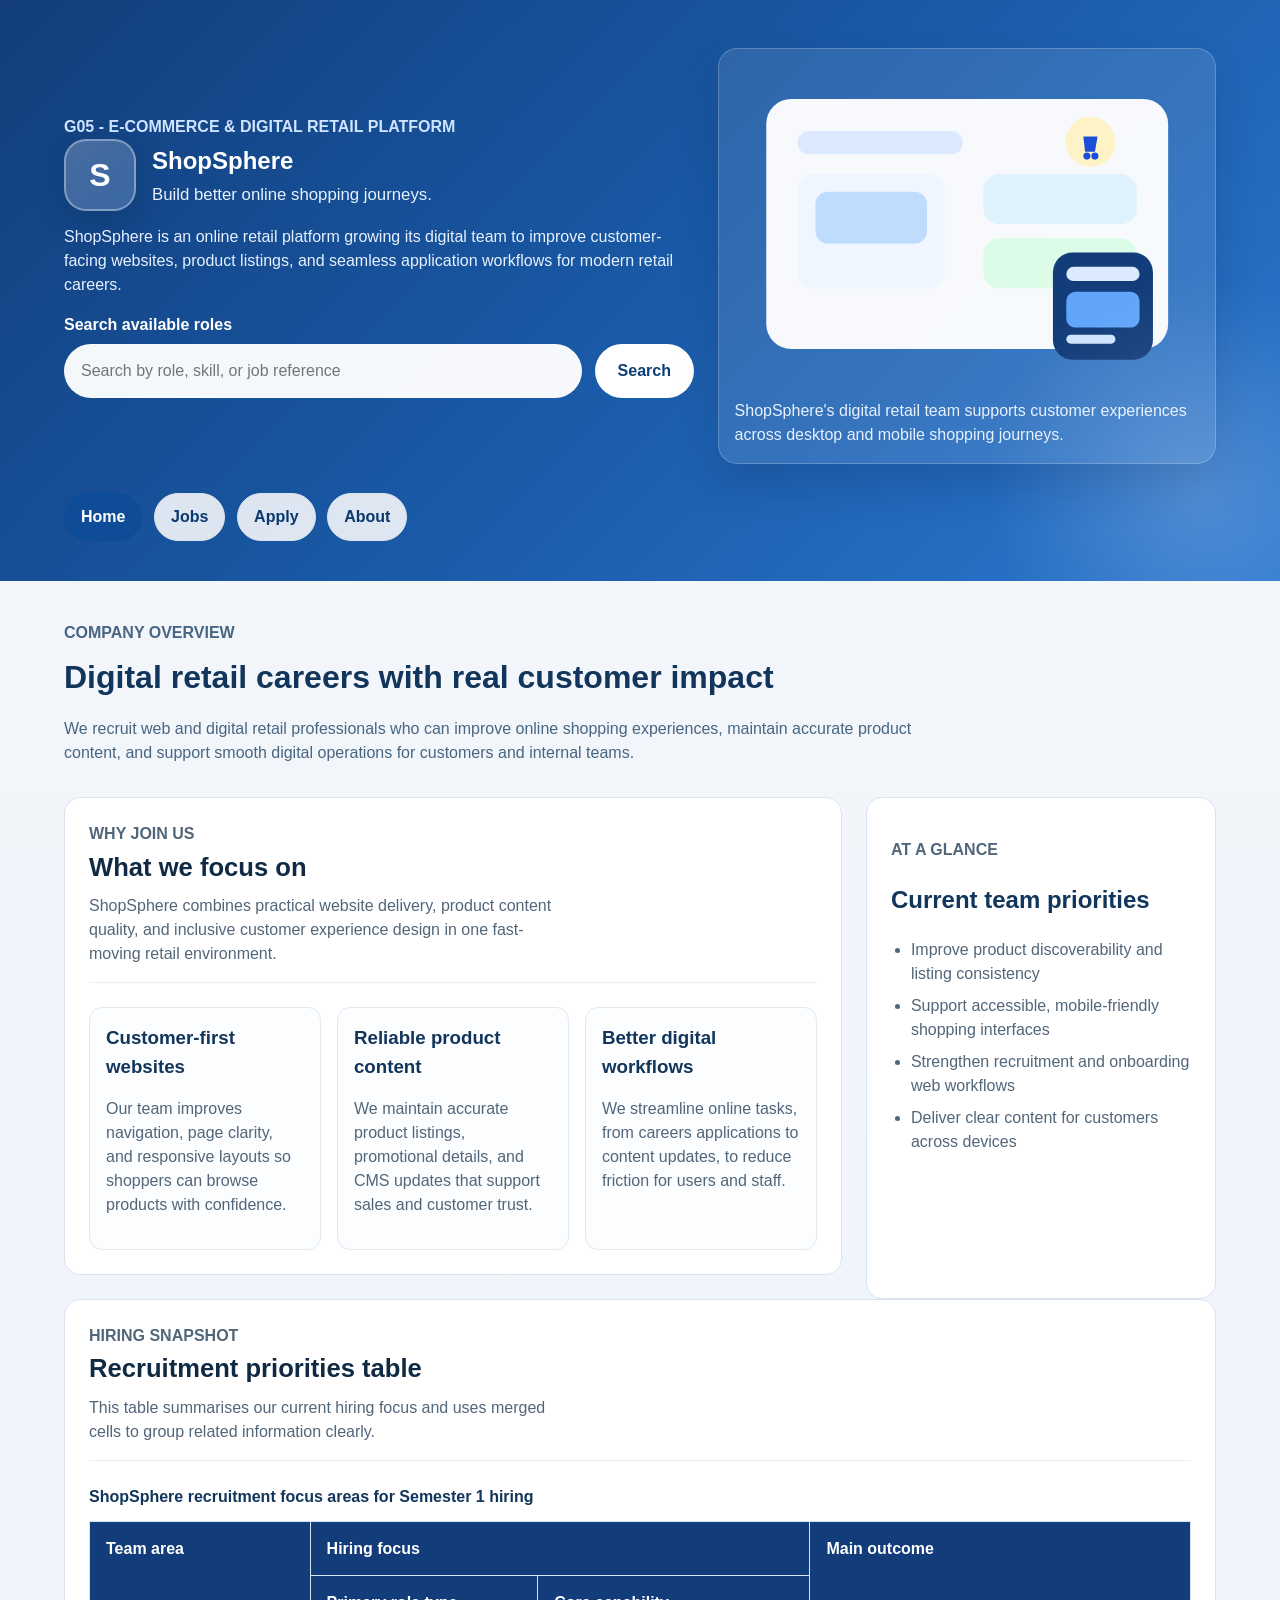
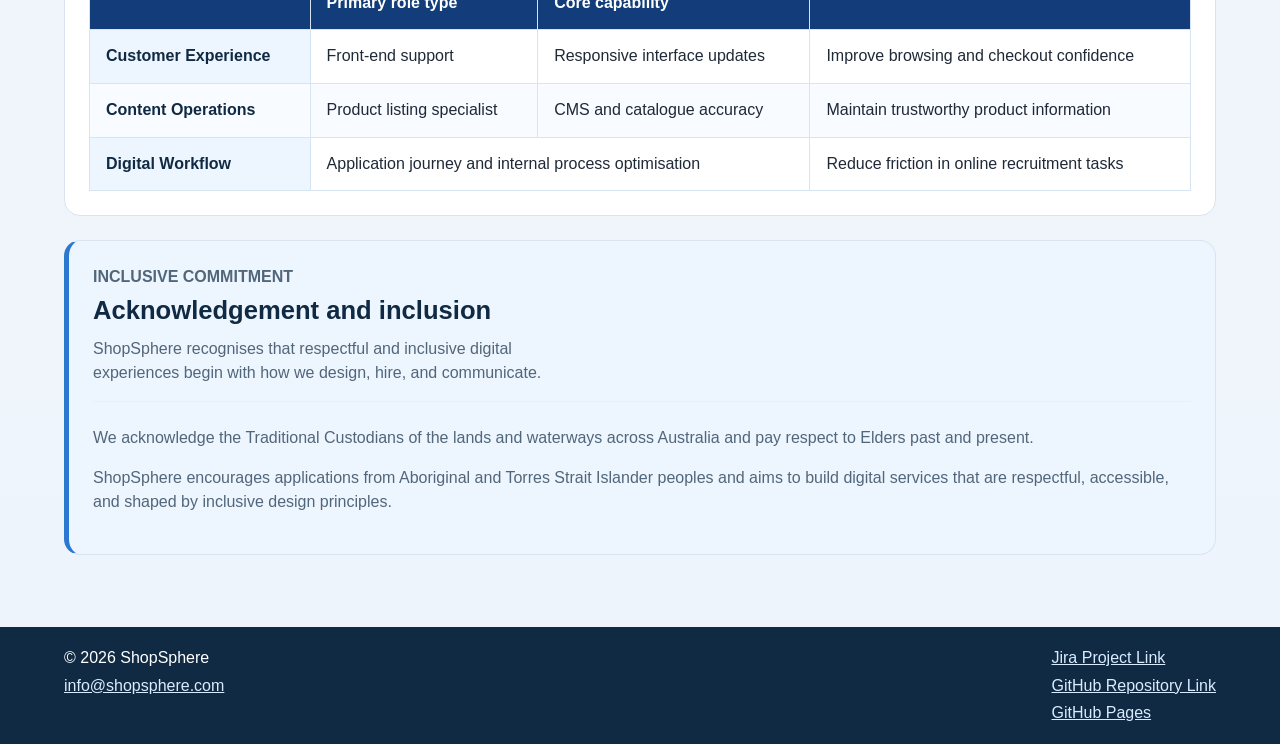
<file: index.html>
<!DOCTYPE html>
<html lang="en">
<head>
    <meta charset="utf-8">
    <meta name="description" content="Home page for ShopSphere, a G05 e-commerce and digital retail recruitment website.">
    <meta name="keywords" content="home, e-commerce, digital retail, careers, recruitment">
    <meta name="author" content="CodeCrafters">
    <meta name="viewport" content="width=device-width, initial-scale=1.0">
    <title>Home | ShopSphere</title>
    <link rel="stylesheet" href="styles.css">

    <style>
        .home-search {
            margin-top: 1rem;
        }
    </style>
</head>
<body>

<header class="site-header home-header">
    <div class="container">
        <section class="home-hero">
            <div class="hero-copy">
                <p class="eyebrow">G05 - E-Commerce &amp; Digital Retail Platform</p>
                <div class="brand-row">
                    <div class="brand-logo" aria-hidden="true">S</div>
                    <div>
                        <h1>ShopSphere</h1>
                        <p class="hero-slogan">Build better online shopping journeys.</p>
                    </div>
                </div>
                <p class="hero-summary" style="max-width: 54rem;">
                    ShopSphere is an online retail platform growing its digital team to improve customer-facing websites, product listings, and seamless application workflows for modern retail careers.
                </p>

                <form class="home-search" action="jobs.html" method="get" aria-label="Search for jobs">
                    <label class="search-label" for="job-search">Search available roles</label>
                    <div class="search-row">
                        <input type="search" id="job-search" name="search" placeholder="Search by role, skill, or job reference">
                        <button type="submit">Search</button>
                    </div>
                </form>
            </div>

            <figure class="hero-illustration">
                <svg class="hero-graphic" viewBox="0 0 520 360" role="img" aria-labelledby="home-graphic-title home-graphic-desc">
                    <title id="home-graphic-title">Illustration of a digital retail dashboard</title>
                    <desc id="home-graphic-desc">A stylised e-commerce dashboard showing product cards, analytics, and a mobile shopping interface.</desc>
                    <rect x="35" y="38" width="450" height="280" rx="28" fill="#ffffff" opacity="0.96" />
                    <rect x="70" y="74" width="185" height="26" rx="13" fill="#dbeafe" />
                    <rect x="70" y="122" width="165" height="128" rx="18" fill="#eff6ff" />
                    <rect x="90" y="142" width="125" height="58" rx="14" fill="#bfdbfe" />
                    <rect x="278" y="122" width="172" height="56" rx="18" fill="#e0f2fe" />
                    <rect x="278" y="194" width="172" height="56" rx="18" fill="#dcfce7" />
                    <circle cx="398" cy="86" r="28" fill="#fef3c7" />
                    <path d="M390 80h16l-3 17h-11z" fill="#1d4ed8" />
                    <circle cx="394" cy="102" r="4" fill="#1d4ed8" />
                    <circle cx="403" cy="102" r="4" fill="#1d4ed8" />
                    <rect x="356" y="210" width="112" height="120" rx="22" fill="#123d7a" />
                    <rect x="371" y="226" width="82" height="16" rx="8" fill="#dbeafe" />
                    <rect x="371" y="254" width="82" height="40" rx="10" fill="#60a5fa" />
                    <rect x="371" y="302" width="55" height="10" rx="5" fill="#cfe4ff" />
                </svg>
                <figcaption>ShopSphere's digital retail team supports customer experiences across desktop and mobile shopping journeys.</figcaption>
            </figure>
        </section>

        <nav class="site-nav" aria-label="Main navigation">
            <ul>
                <li><a href="index.html" class="current-page" aria-current="page">Home</a></li>
                <li><a href="jobs.html">Jobs</a></li>
                <li><a href="apply.html">Apply</a></li>
                <li><a href="about.html">About</a></li>
            </ul>
        </nav>
    </div>
</header>

<main id="main-content" class="container page-main">
    <section class="page-intro">
        <p class="section-tag">Company Overview</p>
        <h2>Digital retail careers with real customer impact</h2>
        <p>
            We recruit web and digital retail professionals who can improve online shopping experiences, maintain accurate product content, and support smooth digital operations for customers and internal teams.
        </p>
    </section>

    <section class="home-grid">
        <article class="content-card">
            <header class="card-header">
                <div>
                    <p class="card-tag">Why Join Us</p>
                    <h2>What we focus on</h2>
                    <p class="card-summary">
                        ShopSphere combines practical website delivery, product content quality, and inclusive customer experience design in one fast-moving retail environment.
                    </p>
                </div>
            </header>

            <div class="info-grid">
                <section class="info-panel">
                    <h3>Customer-first websites</h3>
                    <p>
                        Our team improves navigation, page clarity, and responsive layouts so shoppers can browse products with confidence.
                    </p>
                </section>

                <section class="info-panel">
                    <h3>Reliable product content</h3>
                    <p>
                        We maintain accurate product listings, promotional details, and CMS updates that support sales and customer trust.
                    </p>
                </section>

                <section class="info-panel">
                    <h3>Better digital workflows</h3>
                    <p>
                        We streamline online tasks, from careers applications to content updates, to reduce friction for users and staff.
                    </p>
                </section>
            </div>
        </article>

        <aside class="sidebar-card home-highlight">
            <p class="section-tag">At A Glance</p>
            <h2>Current team priorities</h2>
            <ul>
                <li>Improve product discoverability and listing consistency</li>
                <li>Support accessible, mobile-friendly shopping interfaces</li>
                <li>Strengthen recruitment and onboarding web workflows</li>
                <li>Deliver clear content for customers across devices</li>
            </ul>
        </aside>
    </section>

    <section class="content-card">
        <header class="card-header">
            <div>
                <p class="card-tag">Hiring Snapshot</p>
                <h2>Recruitment priorities table</h2>
                <p class="card-summary">
                    This table summarises our current hiring focus and uses merged cells to group related information clearly.
                </p>
            </div>
        </header>

        <div class="table-wrap">
            <table class="home-table">
                <caption>ShopSphere recruitment focus areas for Semester 1 hiring</caption>
                <thead>
                <tr>
                    <th scope="col" rowspan="2">Team area</th>
                    <th scope="col" colspan="2">Hiring focus</th>
                    <th scope="col" rowspan="2">Main outcome</th>
                </tr>
                <tr>
                    <th scope="col">Primary role type</th>
                    <th scope="col">Core capability</th>
                </tr>
                </thead>
                <tbody>
                <tr>
                    <th scope="row">Customer Experience</th>
                    <td>Front-end support</td>
                    <td>Responsive interface updates</td>
                    <td>Improve browsing and checkout confidence</td>
                </tr>
                <tr>
                    <th scope="row">Content Operations</th>
                    <td>Product listing specialist</td>
                    <td>CMS and catalogue accuracy</td>
                    <td>Maintain trustworthy product information</td>
                </tr>
                <tr>
                    <th scope="row">Digital Workflow</th>
                    <td colspan="2">Application journey and internal process optimisation</td>
                    <td>Reduce friction in online recruitment tasks</td>
                </tr>
                </tbody>
            </table>
        </div>
    </section>

    <section class="content-card acknowledgement-box">
        <header class="card-header">
            <div>
                <p class="card-tag">Inclusive Commitment</p>
                <h2>Acknowledgement and inclusion</h2>
                <p class="card-summary">
                    ShopSphere recognises that respectful and inclusive digital experiences begin with how we design, hire, and communicate.
                </p>
            </div>
        </header>
        <p>
            We acknowledge the Traditional Custodians of the lands and waterways across Australia and pay respect to Elders past and present.
        </p>
        <p>
            ShopSphere encourages applications from Aboriginal and Torres Strait Islander peoples and aims to build digital services that are respectful, accessible, and shaped by inclusive design principles.
        </p>
    </section>
</main>

<footer class="site-footer">
    <div class="container footer-layout">
        <div>
            <p>&copy; 2026 ShopSphere</p>
            <p><a href="mailto:info@shopsphere.com">info@shopsphere.com</a></p>
        </div>
        <div class="footer-links">
            <p><a href="https://2568879251l.atlassian.net/jira/software/projects/SCRUM/boards/1?atlOrigin=eyJpIjoiOWZjY2I1NWI1YzJlNGUzNWI2YWQ5MjZhNTBlOTJiNDIiLCJwIjoiaiJ9">Jira Project Link</a></p>
            <p><a href="https://github.com/105965256/COS10026-Group-Work">GitHub Repository Link</a></p>
            <p><a href="https://105965256.github.io/COS10026-Group-Work/">GitHub Pages</a></p>
        </div>
    </div>
</footer>
</body>
</html>
</file>
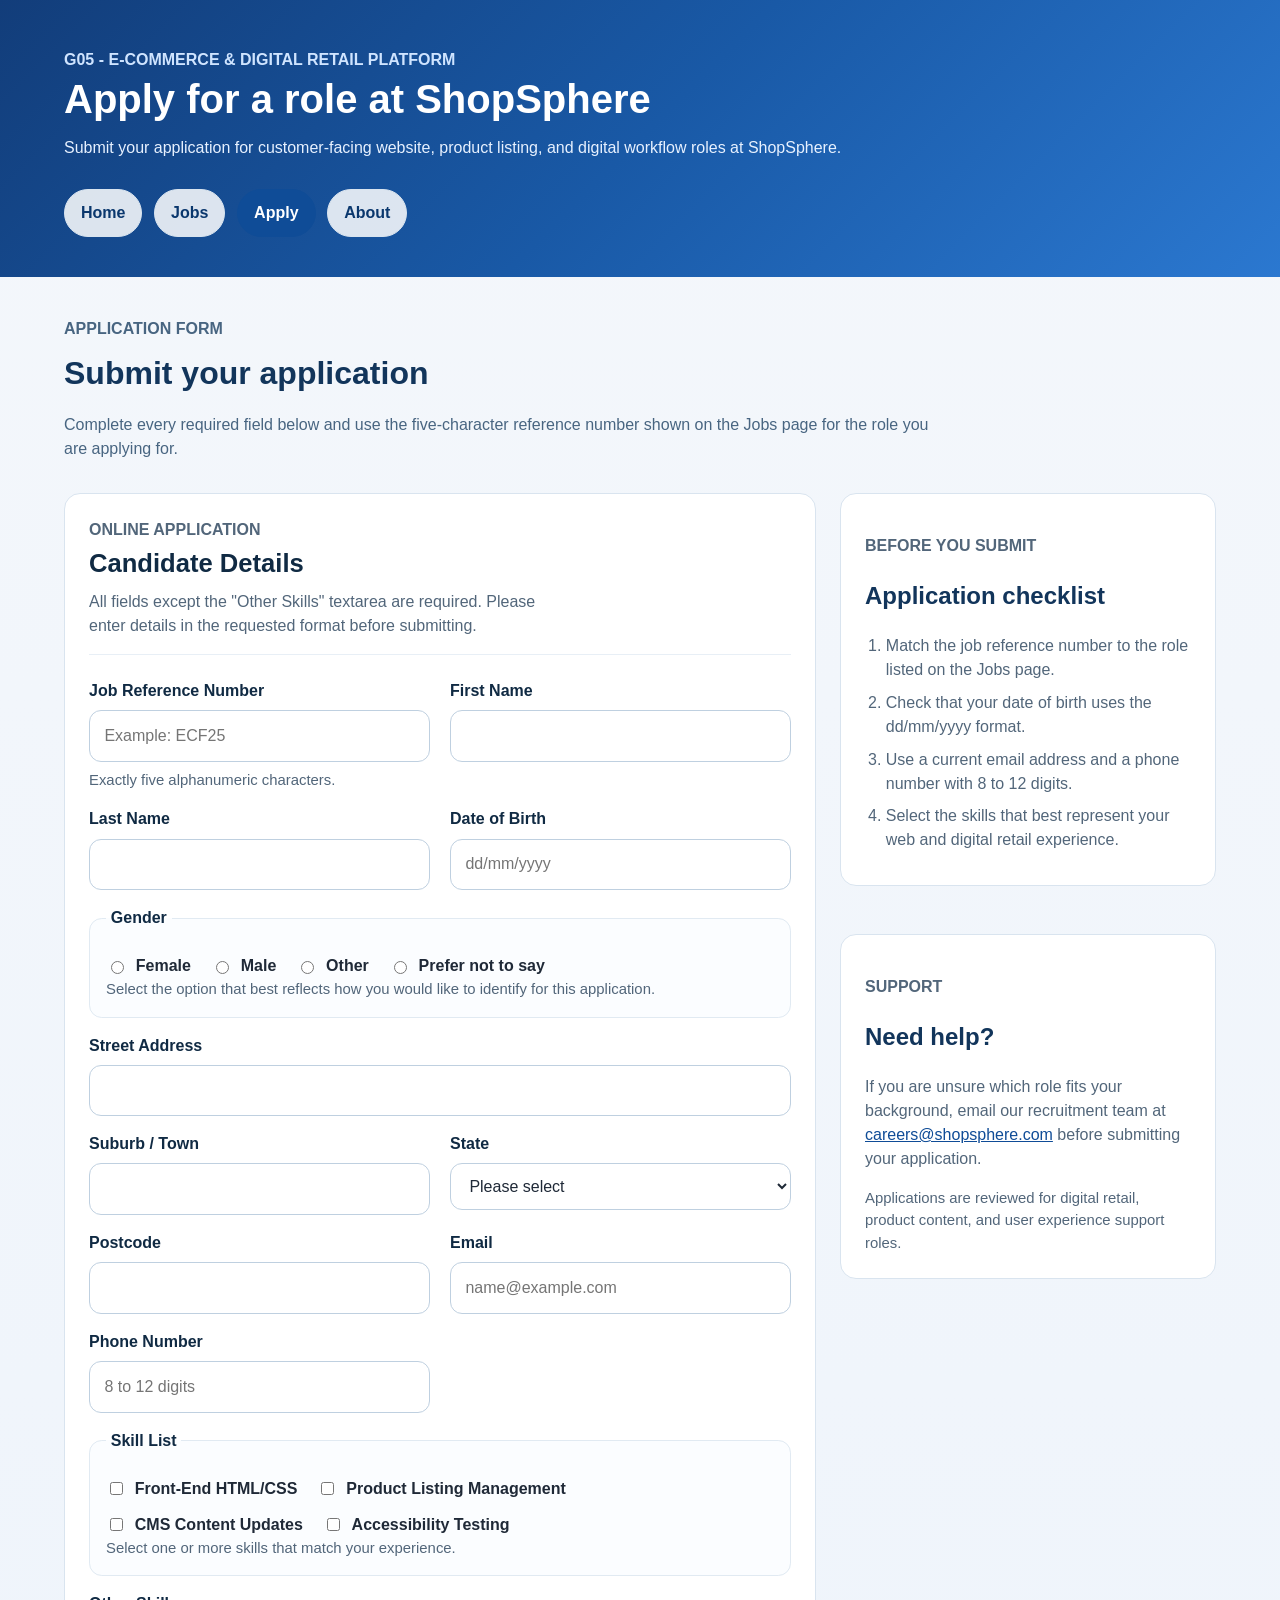
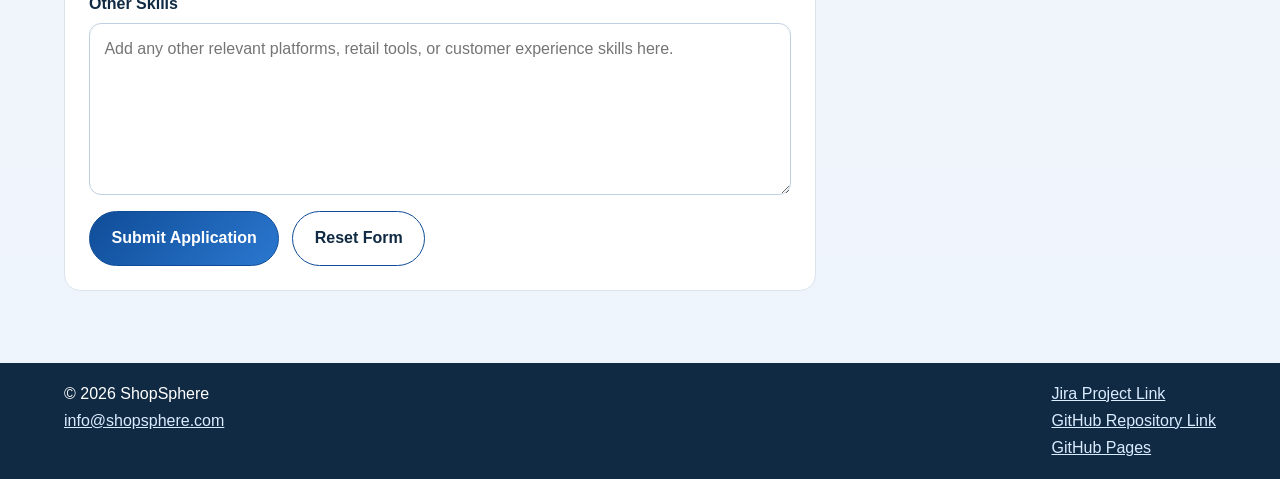
<file: apply.html>
<!DOCTYPE html>
<html lang="en">
<head>
    <meta charset="utf-8">
    <meta name="description" content="Application page for the G05 e-commerce and digital retail recruitment website.">
    <meta name="keywords" content="apply, careers, application form, e-commerce, digital retail">
    <meta name="author" content="G05 Team">
    <meta name="viewport" content="width=device-width, initial-scale=1.0">
    <title>Apply | ShopSphere</title>
    <link rel="stylesheet" href="styles.css">

    <style>
        .button-row {
            align-items: center;
        }
    </style>
</head>
<body>

<header class="site-header">
    <div class="container">
        <div class="hero-text">
            <p class="eyebrow">G05 - E-Commerce &amp; Digital Retail Platform</p>
                <h1>Apply for a role at ShopSphere</h1>
            <p class="hero-summary" style="max-width: 52rem;">
                Submit your application for customer-facing website, product listing, and digital workflow roles at ShopSphere.
            </p>
        </div>

        <nav class="site-nav" aria-label="Main navigation">
            <ul>
                <li><a href="index.html">Home</a></li>
                <li><a href="jobs.html">Jobs</a></li>
                <li><a href="apply.html" class="current-page" aria-current="page">Apply</a></li>
                <li><a href="about.html">About</a></li>
            </ul>
        </nav>
    </div>
</header>

<main id="main-content" class="container page-main">
    <section class="page-intro">
        <p class="section-tag">Application Form</p>
        <h2>Submit your application</h2>
        <p>
            Complete every required field below and use the five-character reference number shown on the Jobs page for the role you are applying for.
        </p>
    </section>

    <div class="apply-layout">
        <section class="content-card form-card">
            <header class="card-header">
                <div>
                    <p class="card-tag">Online Application</p>
                    <h2>Candidate Details</h2>
                    <p class="card-summary">
                        All fields except the "Other Skills" textarea are required. Please enter details in the requested format before submitting.
                    </p>
                </div>
            </header>

            <form class="apply-form" action="https://mercury.swin.edu.au/it000000/formtest.php" method="post">
                <div class="form-grid">
                    <div class="field-group">
                        <label for="job-reference">Job Reference Number</label>
                        <input
                            type="text"
                            id="job-reference"
                            name="job-reference"
                            pattern="[A-Za-z0-9]{5}"
                            maxlength="5"
                            required
                            placeholder="Example: ECF25"
                            title="Enter exactly five letters or numbers."
                            aria-describedby="job-reference-note"
                        >
                        <p id="job-reference-note" class="field-note">Exactly five alphanumeric characters.</p>
                    </div>

                    <div class="field-group">
                        <label for="first-name">First Name</label>
                        <input
                            type="text"
                            id="first-name"
                            name="first-name"
                            pattern="[A-Za-z\s'-]{1,20}"
                            maxlength="20"
                            required
                            autocomplete="given-name"
                            title="Use letters only, up to 20 characters."
                        >
                    </div>

                    <div class="field-group">
                        <label for="last-name">Last Name</label>
                        <input
                            type="text"
                            id="last-name"
                            name="last-name"
                            pattern="[A-Za-z\s'-git]{1,20}"
                            maxlength="20"
                            required
                            autocomplete="family-name"
                            title="Use letters only, up to 20 characters."
                        >
                    </div>

                    <div class="field-group">
                        <label for="date-of-birth">Date of Birth</label>
                        <input
                            type="text"
                            id="date-of-birth"
                            name="date-of-birth"
                            pattern="(0[1-9]|[12][0-9]|3[01])/(0[1-9]|1[0-2])/(19|20)[0-9]{2}"
                            placeholder="dd/mm/yyyy"
                            required
                            inputmode="numeric"
                            title="Use the format dd/mm/yyyy."
                        >
                    </div>

                    <fieldset class="choice-group full-width">
                        <legend>Gender</legend>
                        <div class="inline-options" aria-describedby="gender-note">
                            <label><input type="radio" name="gender" value="female" required> Female</label>
                            <label><input type="radio" name="gender" value="male"> Male</label>
                            <label><input type="radio" name="gender" value="other"> Other</label>
                            <label><input type="radio" name="gender" value="prefer-not-to-say"> Prefer not to say</label>
                            
                        </div>
                        <p id="gender-note" class="field-note">Select the option that best reflects how you would like to identify for this application.</p>
                    </fieldset>

                    <div class="field-group full-width">
                        <label for="street-address">Street Address</label>
                        <input
                            type="text"
                            id="street-address"
                            name="street-address"
                            maxlength="40"
                            required
                            autocomplete="address-line1"
                        >
                    </div>

                    <div class="field-group">
                        <label for="suburb-town">Suburb / Town</label>
                        <input
                            type="text"
                            id="suburb-town"
                            name="suburb-town"
                            maxlength="40"
                            required
                            autocomplete="address-level2"
                        >
                    </div>

                    <div class="field-group">
                        <label for="state">State</label>
                        <select id="state" name="state" required autocomplete="address-level1">
                            <option value="">Please select</option>
                            <option value="VIC">VIC</option>
                            <option value="NSW">NSW</option>
                            <option value="QLD">QLD</option>
                            <option value="NT">NT</option>
                            <option value="WA">WA</option>
                            <option value="SA">SA</option>
                            <option value="TAS">TAS</option>
                            <option value="ACT">ACT</option>
                        </select>
                    </div>

                    <div class="field-group">
                        <label for="postcode">Postcode</label>
                        <input
                            type="text"
                            id="postcode"
                            name="postcode"
                            pattern="[0-9]{4}"
                            maxlength="4"
                            required
                            inputmode="numeric"
                            autocomplete="postal-code"
                            title="Enter exactly four digits."
                        >
                    </div>

                    <div class="field-group">
                        <label for="email">Email</label>
                        <input
                            type="email"
                            id="email"
                            name="email"
                            required
                            autocomplete="email"
                            placeholder="name@example.com"
                        >
                    </div>

                    <div class="field-group">
                        <label for="phone-number">Phone Number</label>
                        <input
                            type="tel"
                            id="phone-number"
                            name="phone-number"
                            pattern="[0-9]{8,12}"
                            required
                            inputmode="numeric"
                            autocomplete="tel"
                            placeholder="8 to 12 digits"
                            title="Enter between 8 and 12 digits with no spaces."
                        >
                    </div>

                    <fieldset class="choice-group full-width">
                        <legend>Skill List</legend>
                        <div class="inline-options" aria-describedby="skills-note">
                            <label><input type="checkbox" name="skills[]" value="front-end-development"> Front-End HTML/CSS</label>
                            <label><input type="checkbox" name="skills[]" value="product-listing-management"> Product Listing Management</label>
                            <label><input type="checkbox" name="skills[]" value="cms-content-updates"> CMS Content Updates</label>
                            <label><input type="checkbox" name="skills[]" value="accessibility-testing"> Accessibility Testing</label>
                        </div>
                        <p id="skills-note" class="field-note">Select one or more skills that match your experience.</p>
                    </fieldset>

                    <div class="field-group full-width">
                        <label for="other-skills">Other Skills</label>
                        <textarea
                            id="other-skills"
                            name="other-skills"
                            rows="6"
                            placeholder="Add any other relevant platforms, retail tools, or customer experience skills here."
                        ></textarea>
                    </div>

                    <div class="full-width button-row">
                        <input type="submit" value="Submit Application">
                        <input type="reset" value="Reset Form">
                    </div>
                </div>
            </form>
        </section>

        <aside class="apply-sidebar" aria-label="Application support information">
            <section class="sidebar-card">
                <p class="section-tag">Before You Submit</p>
                <h2>Application checklist</h2>
                <ol class="application-steps">
                    <li>Match the job reference number to the role listed on the Jobs page.</li>
                    <li>Check that your date of birth uses the <span lang="en">dd/mm/yyyy</span> format.</li>
                    <li>Use a current email address and a phone number with 8 to 12 digits.</li>
                    <li>Select the skills that best represent your web and digital retail experience.</li>
                </ol>
            </section>

            <section class="sidebar-card">
                <p class="section-tag">Support</p>
                <h2>Need help?</h2>
                <p>
                    If you are unsure which role fits your background, email our recruitment team at
                    <a href="mailto:careers@shopsphere.com">careers@shopsphere.com</a>
                    before submitting your application.
                </p>
                <p class="field-note">
                    Applications are reviewed for digital retail, product content, and user experience support roles.
                </p>
            </section>
        </aside>
    </div>
</main>

<footer class="site-footer">
    <div class="container footer-layout">
        <div>
            <p>&copy; 2026 ShopSphere</p>
            <p><a href="mailto:info@shopsphere.com">info@shopsphere.com</a></p>
        </div>
        <div class="footer-links">
            <p><a href="https://2568879251l.atlassian.net/jira/software/projects/SCRUM/boards/1?atlOrigin=eyJpIjoiOWZjY2I1NWI1YzJlNGUzNWI2YWQ5MjZhNTBlOTJiNDIiLCJwIjoiaiJ9">Jira Project Link</a></p>
            <p><a href="https://github.com/105965256/COS10026-Group-Work">GitHub Repository Link</a></p>
            <p><a href="https://105965256.github.io/COS10026-Group-Work/">GitHub Pages</a></p>
        </div>
    </div>
</footer>
</body>
</html>
</file>
<file: styles.css>
/*Character control*/
:root {
    --color-text: #1f2937;
    --color-text-muted: #52667a;
    --color-text-soft: #486581;
    --color-heading: #12355b;
    --color-heading-strong: #102a43;
    --color-primary: #0f4c97;
    --color-primary-dark: #0a376d;
    --color-primary-accent: #2b78d0;
    --color-surface: #ffffff;
    --color-surface-soft: #fbfdff;
    --color-surface-accent: #f7fbff;
    --color-surface-highlight: #edf5ff;
    --color-border: #d9e4ef;
    --color-border-soft: #e1eaf2;
    --color-header-start: #123d7a;
    --color-header-mid: #1959a6;
    --color-header-end: #2b78d0;
    --color-header-text: #ffffff;
    --color-header-text-soft: #e7f1ff;
    --color-header-text-muted: #cfe4ff;
    --radius-pill: 999px;
    --radius-lg: 1rem;
    --radius-md: 0.8rem;
}

/*Basic container limitations*/
* {
    box-sizing: border-box;
}


body {
    margin: 0;
    font-family: Arial, Helvetica, sans-serif;
    line-height: 1.5;
    color: var(--color-text);
    background: linear-gradient(180deg, #f4f7fb 0%, #eef4fb 100%);
}

a {
    color: var(--color-primary);
}

a:hover {
    color: var(--color-primary-dark);
}

/* General Layout*/
.container {
    width: 90%;
    max-width: 1180px;
    margin: 0 auto;
}

.page-main {
    padding: 2.5rem 0 3rem;
}

.page-intro {
    max-width: 55rem;
    margin-bottom: 2rem;
}

.page-intro h2 {
    margin: 0.5rem 0 1rem;
    font-size: 2rem;
    color: var(--color-heading-strong);
}

.page-intro p {
    margin: 0;
    color: var(--color-text-soft);
}

.page-with-sidebar {
    overflow: hidden;
}

.page-content {
    float: left;
    width: 73%;
}

.page-sidebar {
    float: right;
    width: 25%;
    margin-left: 2%;
    padding: 0.25rem;
    border: 1px solid #d9e4ef;
}

.section-tag,
.eyebrow,
.card-tag {
    font-size: 1em;
    font-weight: bold;
    text-transform: uppercase;
}

/*Top of page*/
.site-header {
    padding: 3rem 0 1.5rem;
    color: var(--color-header-text);
    background:
        linear-gradient(135deg, var(--color-header-start) 0%, var(--color-header-mid) 50%, var(--color-header-end) 100%);
}

.hero-text h1 {
    margin: 0.2rem 0 0.8rem;
    font-size: 2.5rem;
    line-height: 1.2;
}

.hero-summary {
    margin: 0;
    color: var(--color-header-text-soft);
}

.eyebrow {
    margin: 0;
    color: var(--color-header-text-muted);
}

/*Navigation bar*/
.site-nav {
    margin-top: 1.5rem;
}

.site-nav ul {
    margin: 0;
    padding: 0;
    list-style: none;
}

.site-nav li {
    display: inline-block;
    margin: 0.3rem 0.45rem 1rem 0;
}

.site-nav a {
    display: inline-block;
    padding: 0.7rem 1rem;
    border: 1px solid var(--color-border);
    border-radius: var(--radius-pill);
    background: rgba(255, 255, 255, 0.85);
    color: var(--color-primary-dark);
    text-decoration: none;
    font-weight: bold;
}

.site-nav a.current-page,
.site-nav a[aria-current="page"] {
    border-color: var(--color-primary);
    background-color: var(--color-primary);
    color: #ffffff;
}

.site-nav a:hover,
.site-nav a:focus {
    border-color: var(--color-primary-accent);
    background: var(--color-surface-highlight);
    color: var(--color-primary-dark);
}

/* Shared card containers */
.content-card,
.sidebar-card {
    border: 1px solid var(--color-border);
    border-radius: var(--radius-lg);
    background: var(--color-surface);
}

.content-card,
.sidebar-card {
    margin-bottom: 1.5rem;
    padding: 1.5rem;
}

.content-card h2,
.content-card h3,
.sidebar-card h2,
.sidebar-card h3,
.info-panel h3,
.page-intro h2 {
    color: var(--color-heading);
}

.content-card p,
.content-card li,
.sidebar-card p,
.sidebar-card li,
.card-summary {
    color: var(--color-text-muted);
}

.card-header {
    overflow: hidden;
    margin-bottom: 1.5rem;
    padding-bottom: 1rem;
    border-bottom: 1px solid #e8eff6;
}

.card-header h2 {
    margin: 0.1rem 0 0.5rem;
    font-size: 1.6rem;
    color: var(--color-heading-strong);
}

.card-tag {
    margin: 0;
    color: var(--color-primary);
}

.card-summary {
    margin: 0;
    max-width: 30rem;
}

/* Shared information panels */
.info-grid {
    display: grid;
    grid-template-columns: repeat(3, minmax(0, 1fr));
    gap: 1rem;
}

.info-panel,
.job-meta-box {
    border-radius: var(--radius-md);
}

.info-panel {
    padding: 1rem;
    border: 1px solid var(--color-border-soft);
    background: var(--color-surface-soft);
}

.info-panel h3 {
    margin-top: 0;
    margin-bottom: 0.5rem;
}

.info-panel ol,
.info-panel ul,
.sidebar-card ul {
    margin: 0;
    padding-left: 1.25rem;
}

.info-panel li,
.sidebar-card li {
    margin-bottom: 0.5rem;
}

/* Jobs page special sections */
.job-meta-box {
    float: right;
    width: 230px;
    margin-left: 1rem;
    padding: 0.9rem 1rem;
    border: 1px solid #dce9f5;
    background: var(--color-surface-accent);
}

.job-meta-box p {
    margin: 0.25rem 0;
    color: #334e68;
}

.acknowledgement-box {
    border-left: 5px solid var(--color-primary-accent);
    background: var(--color-surface-highlight);
}

/* Home page sections */
.home-header {
    position: relative;
    overflow: hidden;
}

.home-header::after {
    content: "";
    position: absolute;
    inset: auto -10% -120px auto;
    width: 420px;
    height: 420px;
    border-radius: 50%;
    background: radial-gradient(circle, rgba(255, 255, 255, 0.18) 0%, rgba(255, 255, 255, 0.03) 58%, transparent 72%);
    pointer-events: none;
}

.home-hero {
    display: grid;
    grid-template-columns: minmax(0, 1.2fr) minmax(280px, 0.95fr);
    gap: 1.5rem;
    align-items: center;
}

.brand-row {
    display: flex;
    gap: 1rem;
    align-items: center;
    margin-bottom: 0.9rem;
}

.brand-row h1 {
    margin: 0;
}

.brand-logo {
    display: flex;
    align-items: center;
    justify-content: center;
    width: 72px;
    height: 72px;
    border: 2px solid rgba(255, 255, 255, 0.35);
    border-radius: 22px;
    color: #ffffff;
    background: linear-gradient(135deg, rgba(255, 255, 255, 0.22) 0%, rgba(191, 219, 254, 0.22) 100%);
    box-shadow: 0 14px 30px rgba(8, 38, 77, 0.24);
    font-size: 2rem;
    font-weight: bold;
}

.hero-slogan {
    margin: 0.2rem 0 0;
    color: var(--color-header-text-soft);
    font-size: 1.05rem;
}

.search-label {
    display: block;
    margin-bottom: 0.45rem;
    color: #ffffff;
    font-weight: bold;
}

.search-row {
    display: flex;
    gap: 0.8rem;
    flex-wrap: wrap;
}

.search-row input[type="search"] {
    flex: 1 1 280px;
    min-width: 0;
    padding: 0.85rem 1rem;
    border: 1px solid rgba(255, 255, 255, 0.38);
    border-radius: var(--radius-pill);
    font: inherit;
    color: var(--color-text);
    background: rgba(255, 255, 255, 0.96);
}

.search-row button {
    padding: 0.85rem 1.35rem;
    border: 1px solid rgba(255, 255, 255, 0.42);
    border-radius: var(--radius-pill);
    font: inherit;
    font-weight: bold;
    color: #0f3d75;
    background: #ffffff;
    cursor: pointer;
}

.search-row button:hover,
.search-row button:focus {
    background: #eaf3ff;
}

.hero-illustration {
    margin: 0;
    padding: 1rem;
    border: 1px solid rgba(255, 255, 255, 0.2);
    border-radius: 1.2rem;
    background: rgba(255, 255, 255, 0.1);
    box-shadow: 0 22px 40px rgba(9, 35, 70, 0.18);
}

.hero-graphic {
    display: block;
    width: 100%;
    height: auto;
}

.hero-illustration figcaption {
    margin-top: 0.8rem;
    color: var(--color-header-text-soft);
}

.home-grid {
    display: grid;
    grid-template-columns: minmax(0, 2fr) minmax(260px, 0.9fr);
    gap: 1.5rem;
    align-items: start;
}

.home-highlight {
    height: 100%;
}

.home-table {
    width: 100%;
    border-collapse: collapse;
    border: 1px solid #cbdcf0;
    background: #ffffff;
}

.home-table caption {
    margin-bottom: 0.8rem;
    font-weight: bold;
    color: var(--color-heading);
    text-align: left;
}

.home-table th,
.home-table td {
    padding: 0.9rem 1rem;
    border: 1px solid #d7e5f2;
    text-align: left;
    vertical-align: top;
}

.home-table thead th {
    color: #ffffff;
    background: #123d7a;
}

.home-table tbody th {
    color: var(--color-heading-strong);
    background: #edf5ff;
}

.home-table tbody tr:nth-child(even) td,
.home-table tbody tr:nth-child(even) th {
    background: #f8fbff;
}

.apply-layout {
    display: grid;
    grid-template-columns: minmax(0, 2fr) minmax(280px, 1fr);
    gap: 1.5rem;
    align-items: start;
}

/* AI declaration: AI assistance was used when refining the Apply page CSS to keep its layout, spacing, and visual style consistent with the rest of the website. */

/* Apply page form layout */
.form-card {
    min-width: 0;
}

.apply-form,
.field-group {
    display: flex;
    flex-direction: column;
}

.apply-form {
    gap: 1rem;
}

.form-grid {
    display: grid;
    grid-template-columns: repeat(2, minmax(0, 1fr));
    gap: 1rem 1.25rem;
}

.field-group,
.choice-group {
    margin: 0;
}

.field-group {
    gap: 0.45rem;
}

.full-width {
    grid-column: 1 / -1;
}

.apply-form label,
.apply-form legend {
    font-weight: bold;
    color: var(--color-heading-strong);
}

.choice-group {
    padding: 1rem;
    border: 1px solid var(--color-border-soft);
    border-radius: var(--radius-md);
    background: var(--color-surface-soft);
}

.choice-group legend {
    padding: 0 0.3rem;
}

.apply-form input[type="text"],
.apply-form input[type="email"],
.apply-form input[type="tel"],
.apply-form input[type="password"],
.apply-form select,
.apply-form textarea {
    width: 100%;
    padding: 0.8rem 0.9rem;
    border: 1px solid #bfd0e0;
    border-radius: 0.75rem;
    font: inherit;
    color: var(--color-text);
    background: var(--color-surface);
}

.apply-form input[type="text"]:focus,
.apply-form input[type="email"]:focus,
.apply-form input[type="tel"]:focus,
.apply-form input[type="password"]:focus,
.apply-form select:focus,
.apply-form textarea:focus {
    border-color: var(--color-primary-accent);
    outline: 3px solid rgba(255, 191, 71, 0.45);
    outline-offset: 1px;
}

.apply-form textarea {
    resize: vertical;
    min-height: 8rem;
}

.field-note {
    margin: 0;
    font-size: 0.93rem;
    color: var(--color-text-soft);
}

.inline-options {
    display: flex;
    flex-wrap: wrap;
    gap: 0.75rem 1.25rem;
    margin-top: 0.5rem;
}

.inline-options label {
    display: flex;
    align-items: center;
    gap: 0.55rem;
    color: var(--color-text);
}

.inline-options input {
    accent-color: var(--color-primary);
}

.button-row {
    display: flex;
    flex-wrap: wrap;
    gap: 0.8rem;
}

.button-row input[type="submit"],
.button-row input[type="reset"] {
    padding: 0.9rem 1.35rem;
    border: 1px solid var(--color-primary);
    border-radius: var(--radius-pill);
    font: inherit;
    font-weight: bold;
    cursor: pointer;
}

.button-row input[type="submit"] {
    color: var(--color-header-text);
    background: linear-gradient(135deg, var(--color-primary) 0%, var(--color-primary-accent) 100%);
}

.button-row input[type="reset"] {
    color: var(--color-heading-strong);
    background: var(--color-surface);
}

.button-row input[type="submit"]:hover,
.button-row input[type="submit"]:focus {
    background: linear-gradient(135deg, var(--color-primary-dark) 0%, var(--color-primary) 100%);
}

.button-row input[type="reset"]:hover,
.button-row input[type="reset"]:focus {
    background: var(--color-surface-highlight);
}

.apply-sidebar {
    display: grid;
    gap: 1.5rem;
}

.application-steps {
    margin: 0;
    padding-left: 1.3rem;
}

.application-steps li {
    margin-bottom: 0.55rem;
    color: var(--color-text-muted);
}

.login-card {
    max-width: 520px;
    margin-right: auto;
    margin-left: auto;
}

.single-column-form {
    grid-template-columns: 1fr;
}

.login-note {
    margin-top: 1.5rem;
    padding-top: 1.25rem;
    border-top: 1px solid var(--color-border);
    text-align: center;
}

.logout-link {
    float: right;
    font-weight: bold;
}

.message-box {
    margin-bottom: 1.5rem;
    padding: 1rem 1.2rem;
    border-radius: var(--radius-md);
    border: 1px solid var(--color-border);
    background: var(--color-surface);
}

.error-box {
    border-color: #fca5a5;
    color: #7f1d1d;
    background: #fee2e2;
}

.success-box {
    border-color: #86efac;
    color: #14532d;
    background: #dcfce7;
}

.manager-actions {
    display: grid;
    gap: 1rem;
}

.action-panel {
    padding: 1rem;
    border: 1px solid var(--color-border);
    border-radius: var(--radius-md);
    background: var(--color-surface-soft);
}

.action-panel h3 {
    margin-top: 0;
    color: var(--color-heading-strong);
}

.danger-panel {
    border-color: #fca5a5;
    background: #fff1f2;
}

.danger-submit {
    border-color: #b91c1c !important;
    background: #dc2626 !important;
}

.manage-table {
    width: 100%;
    border-collapse: collapse;
    border: 1px solid #bdd0e5;
    background: #ffffff;
    font-size: 0.94rem;
}

.manage-table th,
.manage-table td {
    padding: 0.8rem 0.9rem;
    border: 1px solid #d5e1ee;
    text-align: left;
    vertical-align: top;
}

.manage-table thead th {
    color: #ffffff;
    background: #123d7a;
}

.manage-table tbody tr:nth-child(even) td {
    background: #f8fbff;
}

.inline-status-form {
    display: flex;
    flex-wrap: wrap;
    gap: 0.45rem;
    align-items: center;
}

.inline-status-form select,
.inline-status-form button {
    padding: 0.65rem 0.75rem;
    border: 1px solid #bfd0e0;
    border-radius: 0.65rem;
    font: inherit;
}

.inline-status-form button {
    color: #ffffff;
    border-color: var(--color-primary);
    background: var(--color-primary);
    cursor: pointer;
}

.results-count {
    margin-top: 1rem;
    color: var(--color-text-muted);
}

.visually-hidden {
    position: absolute;
    width: 1px;
    height: 1px;
    padding: 0;
    margin: -1px;
    overflow: hidden;
    clip: rect(0, 0, 0, 0);
    white-space: nowrap;
    border: 0;
}

/* About page sections */
.about-overview {
    display: grid;
    grid-template-columns: minmax(0, 1.25fr) minmax(260px, 0.95fr);
    gap: 1.5rem;
    align-items: start;
}

.nested-details,
.nested-details ul {
    margin: 0;
    padding-left: 1.25rem;
}

.nested-details > li {
    margin-bottom: 0.9rem;
    color: var(--color-text-muted);
}

.about-photo {
    margin: 0;
    padding: 1rem;
    border: 2px solid #7aa6d9;
    border-radius: var(--radius-lg);
    background: linear-gradient(180deg, #f8fbff 0%, #eef5ff 100%);
}

.photo-placeholder {
    display: flex;
    align-items: center;
    justify-content: center;
    min-height: 260px;
    border: 2px dashed #5b8cc5;
    border-radius: 0.9rem;
    color: var(--color-heading);
    background:
        linear-gradient(135deg, rgba(43, 120, 208, 0.08) 0%, rgba(15, 76, 151, 0.14) 100%);
    font-weight: bold;
    text-align: center;
}

.group-photo {
    display: block;
    width: 100%;
    height: auto;
    border-radius: 0.9rem;
}

.about-photo figcaption {
    margin-top: 0.9rem;
    color: var(--color-text-soft);
}

.member-contributions {
    margin: 0;
}

.member-contributions dt {
    margin-top: 1rem;
    font-size: 1.08rem;
    font-weight: bold;
    color: var(--color-heading-strong);
}

.member-contributions dt:first-child {
    margin-top: 0;
}

.member-contributions dd {
    margin: 0.45rem 0 0.85rem 0;
    padding-left: 1rem;
    border-left: 3px solid #d8e6f4;
    color: var(--color-text-muted);
}

.student-id {
    display: inline-block;
    margin-left: 0.45rem;
    padding: 0.18rem 0.6rem;
    border-radius: var(--radius-pill);
    color: #ffffff;
    background: #2b78d0;
    font-size: 0.88rem;
}

.table-wrap {
    overflow-x: auto;
}

.fun-facts-table {
    width: 100%;
    border-collapse: collapse;
    border: 1px solid #bdd0e5;
    background: #ffffff;
}

.fun-facts-table caption {
    margin-bottom: 0.8rem;
    font-weight: bold;
    color: var(--color-heading);
    text-align: left;
}

.fun-facts-table th,
.fun-facts-table td {
    padding: 0.9rem 1rem;
    border: 1px solid #d5e1ee;
    text-align: left;
    vertical-align: top;
}

.fun-facts-table thead th {
    color: #ffffff;
    background: #123d7a;
}

.fun-facts-table tbody th {
    color: var(--color-heading-strong);
    background: #edf5ff;
}

.fun-facts-table tbody tr:nth-child(even) td,
.fun-facts-table tbody tr:nth-child(even) th {
    background: #f8fbff;
}

.fun-facts-table tbody tr:hover td,
.fun-facts-table tbody tr:hover th {
    background: #e1efff;
}

.footer-layout {
    display: flex;
    flex-wrap: wrap;
    justify-content: space-between;
    gap: 1rem;
}

/* Footer layout */
.site-footer {
    padding: 1rem 0;
    background: var(--color-heading-strong);
    color: var(--color-header-text);
}

.footer-links p,
.site-footer p {
    margin: 0.2rem 0;
}

.site-footer a {
    color: #d9ecff;
}

/* Responsive adjustments */
@media screen and (max-width: 980px) {
    .page-content,
    .page-sidebar,
    .job-meta-box {
        float: none;
        width: 100%;
    }

    .home-hero,
    .home-grid,
    .apply-layout {
        grid-template-columns: 1fr;
    }

    .about-overview {
        grid-template-columns: 1fr;
    }

    .job-meta-box {
        margin: 1rem 0 0;
    }

    .info-grid {
        grid-template-columns: 1fr;
    }
}

@media screen and (max-width: 680px) {
    .hero-text h1 {
        font-size: 1.9rem;
    }

    .brand-row {
        align-items: flex-start;
    }

    .search-row input[type="search"],
    .search-row button {
        width: 100%;
    }

    .site-nav li {
        display: block;
        margin-right: 0;
    }

    .site-nav a {
        width: 100%;
        text-align: center;
    }

    .container {
        width: 94%;
    }

    .form-grid {
        grid-template-columns: 1fr;
    }

    .button-row input[type="submit"],
    .button-row input[type="reset"] {
        width: 100%;
    }

    .inline-options {
        flex-direction: column;
        align-items: flex-start;
    }

    .content-card,
    .sidebar-card {
        padding: 1rem;
    }

    .page-intro h2 {
        font-size: 1.6rem;
    }


.home-search {
    margin-top: 1rem;
}
}
</file>
